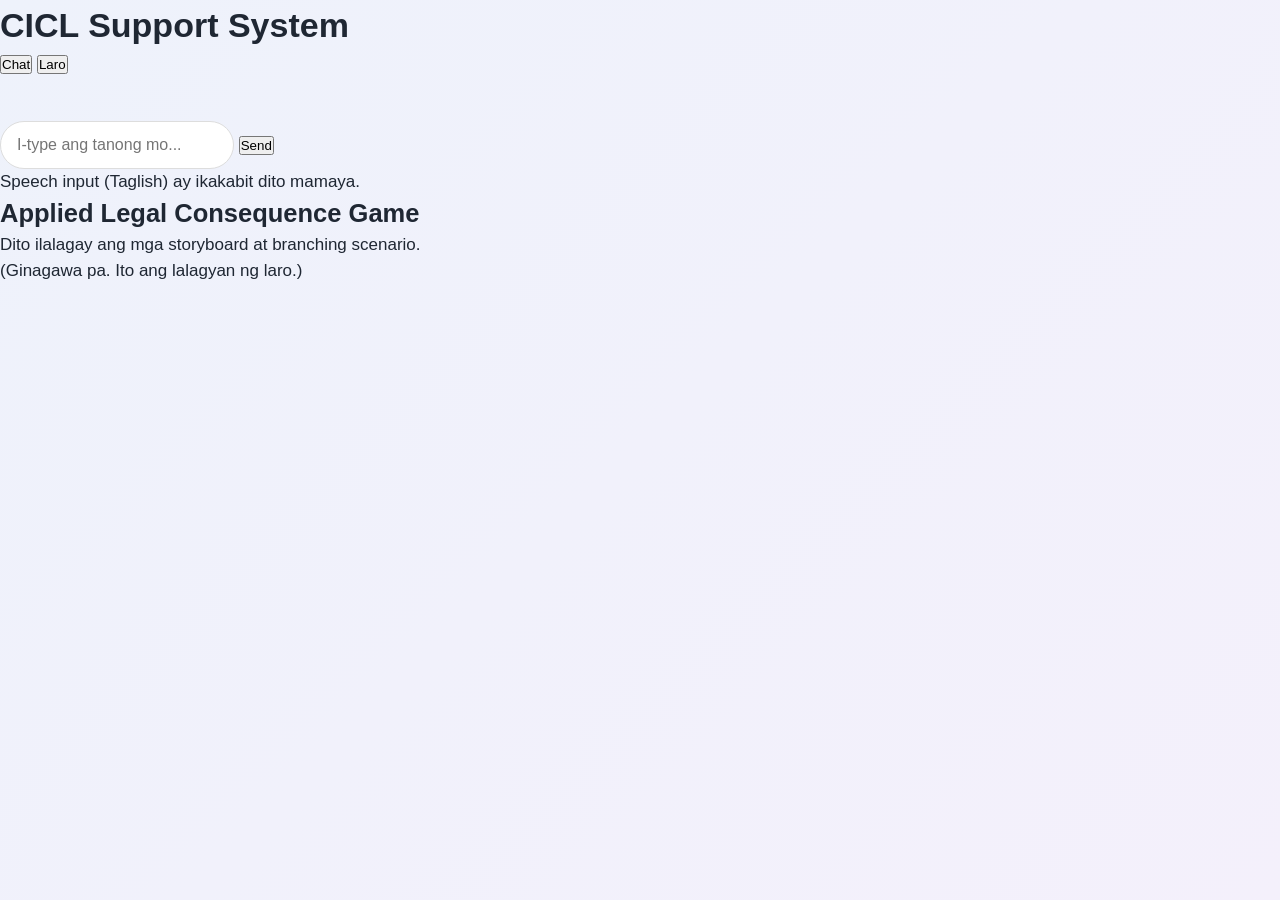
<file: static/index.html>
<!DOCTYPE html>
<html lang="tl">
<head>
  <meta charset="UTF-8">
  <meta name="viewport" content="width=device-width, initial-scale=1.0">
  <title>CICL Chatbot Support System</title>
  <link rel="stylesheet" href="/static/style.css">
</head>
<body>
  <header>
    <h1>CICL Support System</h1>
    <nav>
      <button id="tab-chat" class="tab active" onclick="showView('chat')">Chat</button>
      <button id="tab-game" class="tab" onclick="showView('game')">Laro</button>
    </nav>
  </header>

  <main>
    <!-- CHAT VIEW -->
    <section id="view-chat" class="view">
      <div id="messages" class="messages"></div>
      <div class="input-row">
        <input id="user-input" type="text" placeholder="I-type ang tanong mo..." autocomplete="off">
        <button id="send-btn" onclick="sendMessage()">Send</button>
      </div>
      <p class="note">Speech input (Taglish) ay ikakabit dito mamaya.</p>
    </section>

    <!-- GAME VIEW (placeholder) -->
    <section id="view-game" class="view hidden">
      <div class="game-placeholder">
        <h2>Applied Legal Consequence Game</h2>
        <p>Dito ilalagay ang mga storyboard at branching scenario.</p>
        <p class="note">(Ginagawa pa. Ito ang lalagyan ng laro.)</p>
      </div>
    </section>
  </main>

  <script src="/static/script.js"></script>
</body>
</html>
</file>
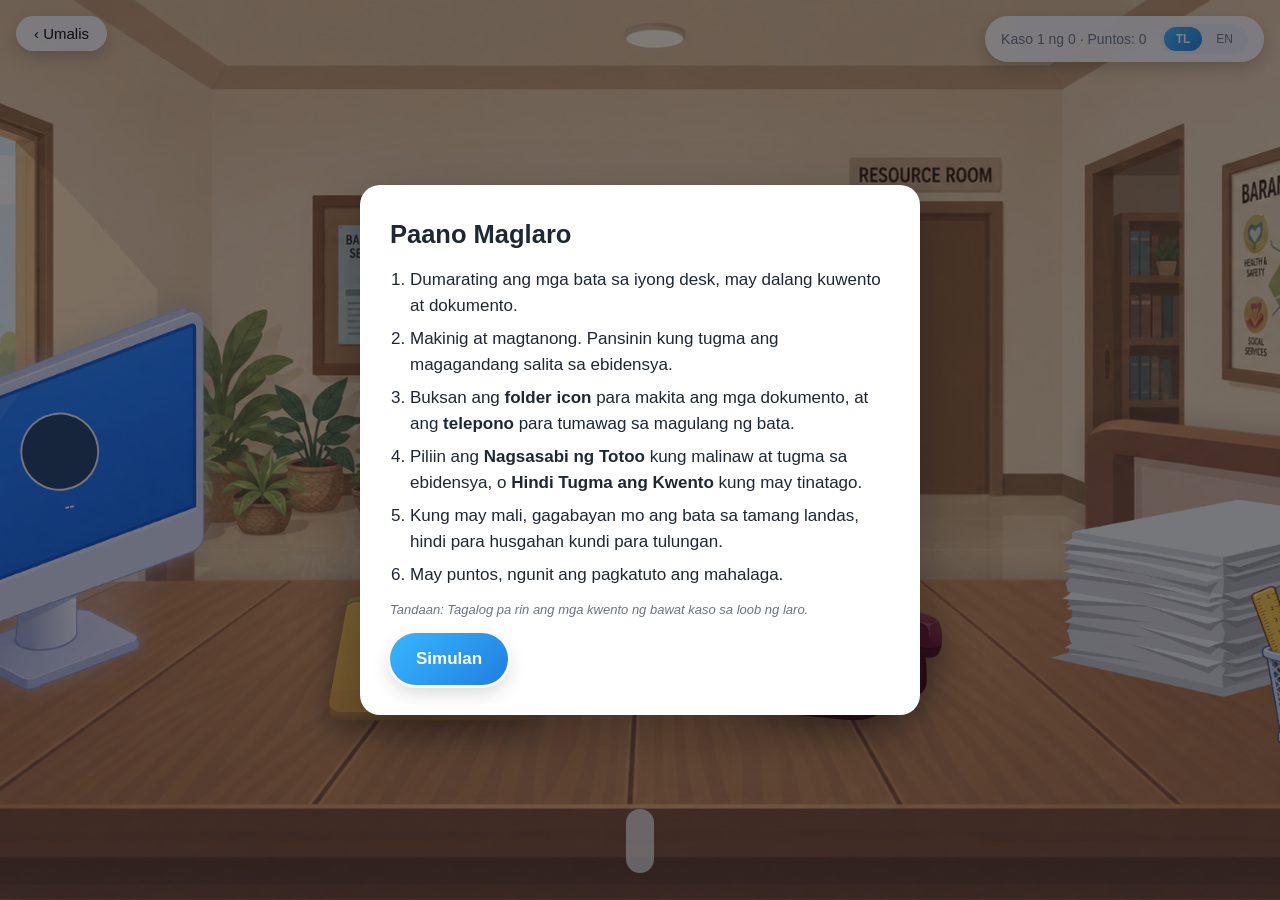
<file: templates/booth.html>
<!DOCTYPE html>
<html lang="tl">
<head>
  <meta charset="UTF-8">
  <meta name="viewport" content="width=device-width, initial-scale=1.0">
  <title>Laro - Kaalaman at Karapatan</title>
  <link rel="icon" type="image/png" href="/static/art/logo.png">
  <link rel="stylesheet" href="/static/style.css?v=16">
</head>
<body class="booth-body booth-body--full">
  <div class="booth booth--full">
    <div class="scene-full">
      <!-- .scene-stage = fixed na 16:9 na "entablado". Pareho ang sukat nito
           at ng mga larawan (bg_barangay_hallway.jpg at fg_wooden_desk.png,
           parehong 16:9), kaya ang lahat ng nakapatong dito (monitor overlay,
           bata, speech bubble, folder, telepono) ay puwedeng ilagay sa
           PERCENT ng entablado -- at laging tugma sa mismong iginuhit na
           larawan, kahit anong laki o hugis ng browser window. Dati kasi,
           naka-sukat sa lapad ng window ang mga larawan pero naka-vw/vh ang
           mga overlay, kaya nagkakahiwalay sila kapag hindi 16:9 ang window
           (kaya "mataas" ang mesa at hindi tugma ang profile sa monitor). -->
      <div class="scene-stage">
        <div class="scene-bg"></div>

        <div id="char-stage" class="char-stage">
          <div id="character" class="character"></div>
        </div>

        <!-- Hindi na larawan ang bubble. Ang dating speech_bubble.png ay
             iisang tuloy-tuloy na guhit (magkadikit ang katawan at ang
             buntot), kaya hindi ito puwedeng i-unat ayon sa haba ng teksto
             nang hindi napipilipit. Dito, CSS box na ang katawan (kaya
             sumusukat ito sa mismong teksto) at SVG naman ang buntot. -->
        <div id="speech-bubble" class="speech-bubble">
          <div class="bubble-box">
            <div id="dialogue" class="bubble-text"></div>
          </div>
          <svg class="bubble-tail" viewBox="0 0 70 58" aria-hidden="true" focusable="false">
            <!-- puting fill muna (tinatakpan nito ang bahagi ng border ng
                 kahon sa itaas, kaya walang guhit na tumatawid sa bibig ng
                 buntot), tapos ang dalawang gilid lang ang may stroke -->
            <path d="M62 2 C58 24, 40 42, 6 54 C26 36, 30 18, 26 2 Z" fill="#fff"/>
            <path d="M62 2 C58 24, 40 42, 6 54 C26 36, 30 18, 26 2"
                  fill="none" stroke="#14110f" stroke-width="5"
                  stroke-linecap="round" stroke-linejoin="round"/>
          </svg>
        </div>

        <!-- Ang monitor, papel, at lapisan ay bahagi na ng fg_wooden_desk.png
             mismo (iisang larawan na lang, hindi na hiwalay na mga PNG).
             Dito lang inilalagay ang profile overlay (larawan/pangalan/edad)
             sa ibabaw ng screen ng monitor na nasa larawan. -->
        <img class="scene-fg" src="/static/art/fg_wooden_desk.png?v=4" alt="">

        <div class="monitor-screen">
          <div class="monitor-avatar" id="monitor-avatar"></div>
          <div class="monitor-info">
            <div class="monitor-name" id="monitor-name">--</div>
            <div class="monitor-age" id="monitor-age"></div>
          </div>
        </div>

        <img class="folder-prop" id="folder-btn" src="/static/art/folder_closed.png" alt="Mga dokumento ng kaso"
          data-tl-title="Mga dokumento ng kaso" data-en-title="Case documents" title="Mga dokumento ng kaso">

        <img class="phone-prop" id="phone-btn" src="/static/art/phone_attached.png" alt="Tumawag sa magulang"
          data-tl-title="Tumawag sa magulang" data-en-title="Call the parent" title="Tumawag sa magulang">
      </div>

      <!-- Naka-angkla sa window (hindi sa entablado) para hindi maputol -->
      <button class="booth-exit booth-exit--float" onclick="location.href='/menu'"><span data-tl="&lsaquo; Umalis" data-en="&lsaquo; Exit">&lsaquo; Umalis</span></button>

      <div class="booth-hud booth-hud--float">
        <div class="booth-meta"><span id="progress">Kaso 0 ng 0</span> &middot; <span id="score">Puntos: 0</span></div>
        <div class="lang-toggle booth-lang">
          <button class="lang" id="lang-tl" type="button" data-lang-btn="tl">TL</button>
          <button class="lang" id="lang-en" type="button" data-lang-btn="en">EN</button>
        </div>
      </div>

      <div class="scene-bottom">
        <div class="booth-actions scene-actions" id="controls"></div>
      </div>
    </div>
  </div>

  <!-- Panel ng mga dokumento ng kaso: bumubukas na folder sa gitna ng screen.
       Ang lahat ng laman (case no, pangalan/edad ng bata, salaysay, ebidensya)
       ay nakapatong ngayon sa IISANG papel -- ang papel na nasa likod, hindi
       ang unan/harap na blangko na papel -- tumutugma sa reference mockup.
       Ang .folder-content ay naka-position sa % ng mismong larawan ng
       bukas na folder (sinukat sa aktwal na drawing ng papel), kaya
       nananatiling "nakapatong sa papel" ang teksto anumang laki ng screen. -->
  <div id="docs-panel" class="folder-overlay hidden">
    <div class="folder-sheet">
      <img class="folder-open-img" src="/static/art/folder_open.png?v=1" alt="">
      <button class="panel-close panel-close--folder" id="docs-close">&times;</button>
      <div class="folder-content">
        <div class="paper-head">
          <div class="paper-caseno" id="case-no">--</div>
          <div class="paper-casetitle" id="case-title">--</div>
        </div>
        <div class="paper-childrow">
          <span id="child-name">--</span> &middot; <span id="child-age"></span> &middot;
          <span data-tl="Bukas na Kaso" data-en="Open Case">Bukas na Kaso</span>
        </div>

        <div class="paper-section-label" data-tl="SALAYSAY" data-en="STATEMENT">SALAYSAY</div>
        <div class="paper-statement" id="statement">Salaysay ng bata...</div>

        <div class="paper-section-label" data-tl="EBIDENSYA" data-en="EVIDENCE">EBIDENSYA</div>
        <div id="evidence-list" class="paper-evidence"></div>

        <div class="paper-law" data-tl="Ayon sa RA 9344: kung 15 taong gulang pababa ang bata, dadaan siya sa intervention. Kung 16-17 taong gulang at alam niyang mali ang ginawa niya (may discernment), dadaan siya sa diversion. Layunin nito ay tulungan ang bata, hindi parusahan." data-en="Under RA 9344: if the child is 15 or younger, they go through intervention. If they are 16-17 and understood that what they did was wrong (discernment), they go through diversion. The goal is to help the child, not to punish them.">Ayon sa RA 9344: kung 15 taong gulang pababa ang bata, dadaan siya sa intervention. Kung 16-17 taong gulang at alam niyang mali ang ginawa niya (may discernment), dadaan siya sa diversion. Layunin nito ay tulungan ang bata, hindi parusahan.</div>
      </div>
    </div>
  </div>

  <!-- Panel ng tawag sa magulang: naka-angat na telepono sa gitna ng screen.
       Nasa loob ng isang "glass" na card (translucent, blurred background)
       ang buong laman, mas malaki na ang larawan ng telepono, at may
       pulsing na "tumatawag" indicator sa itaas para mas buhay. -->
  <div id="call-panel" class="phone-overlay hidden">
    <div class="phone-sheet">
      <button class="panel-close panel-close--phone" id="call-close">&times;</button>
      <div class="phone-card">
        <div class="phone-status">
          <span class="phone-status-dot"></span>
          <span data-tl="Tumatawag" data-en="Calling">Tumatawag</span>
          <span id="call-target" class="phone-status-target"></span>
        </div>
        <div class="phone-img-wrap">
          <img class="phone-detached-img" src="/static/art/phone_detached.png" alt="">
        </div>
        <div id="call-dialogue" class="phone-subtitle">Tumatawag...</div>
        <div id="call-controls" class="phone-controls"></div>
      </div>
    </div>
  </div>

  <div id="modal" class="overlay">
    <div class="modal-card lang-fade" id="modal-card">
      <h2 data-tl="Paano Maglaro" data-en="How to Play">Paano Maglaro</h2>
      <ol class="instr-list">
        <li data-tl="Dumarating ang mga bata sa iyong desk, may dalang kuwento at dokumento." data-en="Children come to your desk, bringing their story and documents.">Dumarating ang mga bata sa iyong desk, may dalang kuwento at dokumento.</li>
        <li data-tl="Makinig at magtanong. Pansinin kung tugma ang magagandang salita sa ebidensya." data-en="Listen and ask questions. Notice whether their words match the evidence.">Makinig at magtanong. Pansinin kung tugma ang magagandang salita sa ebidensya.</li>
        <li data-tl-html="Buksan ang <b>folder icon</b> para makita ang mga dokumento, at ang <b>telepono</b> para tumawag sa magulang ng bata." data-en-html="Open the <b>folder icon</b> to see the documents, and the <b>phone</b> to call the child's parent.">Buksan ang <b>folder icon</b> para makita ang mga dokumento, at ang <b>telepono</b> para tumawag sa magulang ng bata.</li>
        <li data-tl-html="Piliin ang <b>Nagsasabi ng Totoo</b> kung malinaw at tugma sa ebidensya, o <b>Hindi Tugma ang Kwento</b> kung may tinatago." data-en-html="Choose <b>Nagsasabi ng Totoo</b> (Telling the Truth) if it's clear and matches the evidence, or <b>Hindi Tugma ang Kwento</b> (Story Doesn't Match) if something's being hidden.">Piliin ang <b>Nagsasabi ng Totoo</b> kung malinaw at tugma sa ebidensya, o <b>Hindi Tugma ang Kwento</b> kung may tinatago.</li>
        <li data-tl="Kung may mali, gagabayan mo ang bata sa tamang landas, hindi para husgahan kundi para tulungan." data-en="If a wrong choice is made, you'll guide the child to the right path — not to judge, but to help.">Kung may mali, gagabayan mo ang bata sa tamang landas, hindi para husgahan kundi para tulungan.</li>
        <li data-tl="May puntos, ngunit ang pagkatuto ang mahalaga." data-en="There are points, but learning is what matters most.">May puntos, ngunit ang pagkatuto ang mahalaga.</li>
      </ol>
      <p class="instr-note" data-tl="Tandaan: Tagalog pa rin ang mga kwento ng bawat kaso sa loob ng laro." data-en="Note: the individual case stories inside the game are still shown in Tagalog.">Tandaan: Tagalog pa rin ang mga kwento ng bawat kaso sa loob ng laro.</p>
      <button class="btn btn--blue" id="start-btn" data-tl="Simulan" data-en="Start">Simulan</button>
    </div>
  </div>

  <script>window.CASES = {{ cases_json|safe }};</script>
  <script src="/static/lang.js?v=2"></script>
  <script src="/static/booth.js?v=10"></script>
</body>
</html>
</file>
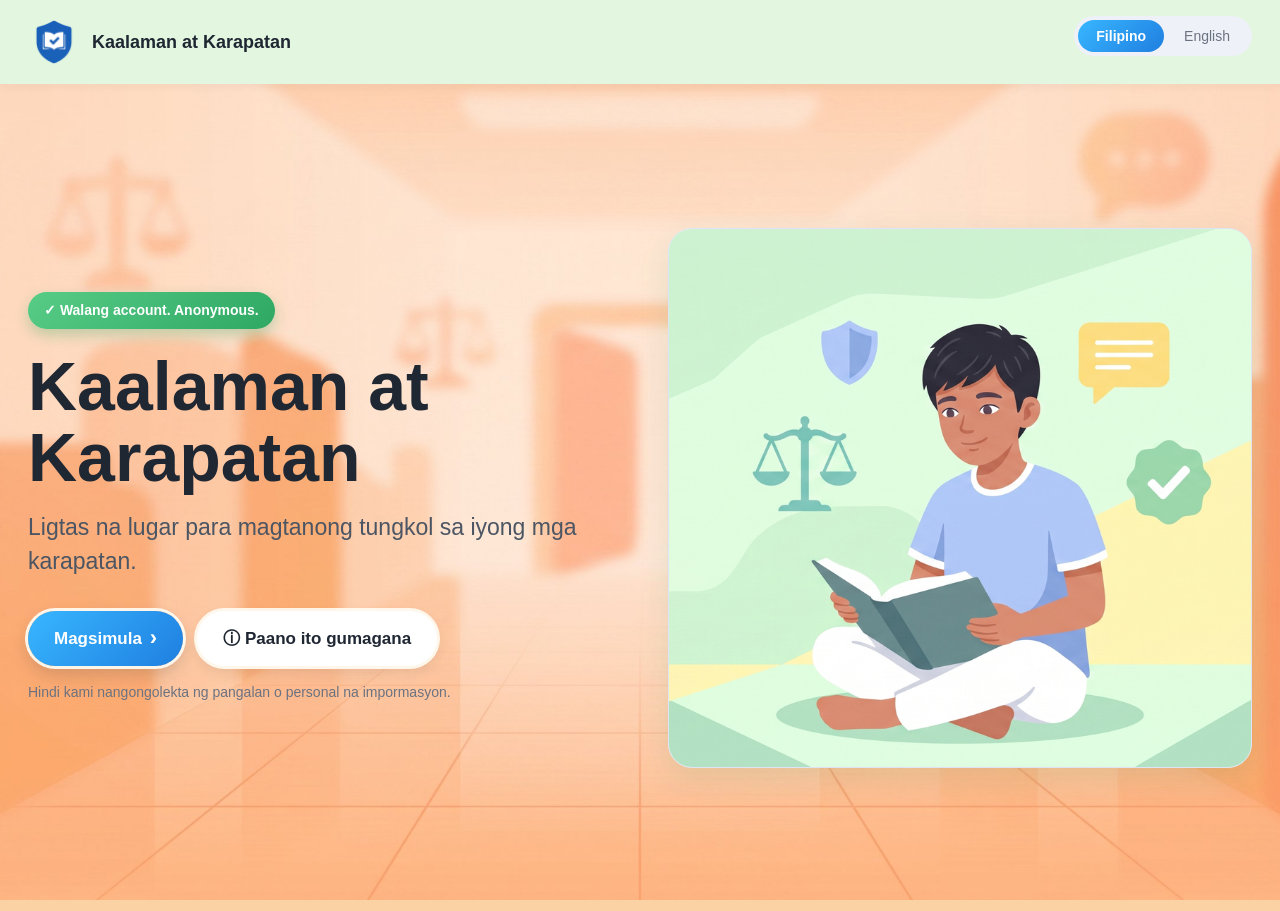
<file: templates/welcome.html>
<!DOCTYPE html>
<html lang="tl">
<head>
  <meta charset="UTF-8">
  <meta name="viewport" content="width=device-width, initial-scale=1.0">
  <title>Kaalaman at Karapatan</title>
  <link rel="icon" type="image/png" href="/static/art/logo.png">
  <link rel="stylesheet" href="/static/style.css?v=5">
</head>
<body class="welcome-bg">
  <header class="topbar">
    <div class="brand">
      <span class="logo logo--img">
        <img src="/static/art/logo.png" alt="Kaalaman at Karapatan logo" width="44" height="44">
      </span>
      <span class="brand-name-inline">Kaalaman at Karapatan</span>
    </div>
    <div class="lang-toggle">
      <button class="lang" id="lang-tl" type="button" data-lang-btn="tl">Filipino</button>
      <button class="lang" id="lang-en" type="button" data-lang-btn="en">English</button>
    </div>
  </header>

  <main class="hero">
    <div class="hero-left lang-fade">
      <div class="badge badge-green" data-tl="✓ Walang account. Anonymous." data-en="✓ No account. Anonymous.">✓ Walang account. Anonymous.</div>
      <h1 class="hero-title" data-tl-html="Kaalaman at<br>Karapatan" data-en-html="Knowledge and<br>Rights">Kaalaman at<br>Karapatan</h1>
      <p class="hero-sub" data-tl="Ligtas na lugar para magtanong tungkol sa iyong mga karapatan." data-en="A safe space to ask questions about your rights.">Ligtas na lugar para magtanong tungkol sa iyong mga karapatan.</p>
      <div class="hero-actions">
        <a href="/menu" class="btn btn--blue" id="start-link"><span data-tl="Magsimula" data-en="Get Started">Magsimula</span> <span class="arrow">&rsaquo;</span></a>
        <button type="button" class="btn btn--ghost" id="how-btn"><span data-tl="&#9432; Paano ito gumagana" data-en="&#9432; How this works">&#9432; Paano ito gumagana</span></button>
      </div>
      <p class="fineprint" data-tl="Hindi kami nangongolekta ng pangalan o personal na impormasyon." data-en="We do not collect your name or any personal information.">Hindi kami nangongolekta ng pangalan o personal na impormasyon.</p>
    </div>
    <div class="hero-right">
      <div class="illus-box">
        <img class="illus-img" src="/static/art/hero_welcome.png" alt="Kabataan na nag-aaral tungkol sa kanyang mga karapatan">
      </div>
    </div>
  </main>

  <div id="how-modal" class="overlay hidden">
    <div class="modal-card lang-fade">
      <h2 data-tl="Paano Ito Gumagana" data-en="How This Works">Paano Ito Gumagana</h2>
      <ol class="instr-list">
        <li data-tl-html="Walang kailangang account o pangalan &mdash; ligtas at anonymous ka rito." data-en-html="No account or name needed &mdash; you're safe and anonymous here.">Walang kailangang account o pangalan &mdash; ligtas at anonymous ka rito.</li>
        <li data-tl-html="<b>Kaalaman (Chat):</b> Magtanong ka tungkol sa iyong mga karapatan, sa RA 9344, o sa proseso kapag may kaso ang isang bata. May instant na sagot sa Taglish." data-en-html="<b>Kaalaman (Chat):</b> Ask about your rights, RA 9344, or what happens when a child has a case. Get instant answers in Taglish.">
          <b>Kaalaman (Chat):</b> Magtanong ka tungkol sa iyong mga karapatan, sa RA 9344, o sa proseso kapag may kaso ang isang bata. May instant na sagot sa Taglish.
        </li>
        <li data-tl-html="<b>Ang Tulungan (Laro):</b> Maglaro bilang isang case worker &mdash; makinig sa kwento ng bata, suriin ang ebidensya sa folder, at tumawag sa magulang kung kailangan, para matulungan ang bata sa tamang paraan." data-en-html="<b>Ang Tulungan (Game):</b> Play as a case worker &mdash; listen to a child's story, check the evidence in the folder, and call the parent if needed, to help the child the right way.">
          <b>Ang Tulungan (Laro):</b> Maglaro bilang isang case worker &mdash; makinig sa kwento ng bata, suriin ang ebidensya sa folder, at tumawag sa magulang kung kailangan, para matulungan ang bata sa tamang paraan.
        </li>
        <li data-tl-html="Ang layunin: matuto ka tungkol sa iyong mga karapatan at sa paraan kung paano dapat tinutulungan ang mga bata &mdash; hindi pinaparusahan &mdash; sa ilalim ng batas." data-en-html="The goal: learn about your rights and how children should be helped &mdash; not punished &mdash; under the law.">
          Ang layunin: matuto ka tungkol sa iyong mga karapatan at sa paraan kung paano dapat tinutulungan ang mga bata &mdash; hindi pinaparusahan &mdash; sa ilalim ng batas.
        </li>
      </ol>
      <button class="btn btn--blue" id="how-close-btn" data-tl="Sige, gets ko na" data-en="Got it, thanks">Sige, gets ko na</button>
    </div>
  </div>

  <script src="/static/lang.js?v=2"></script>
  <script>
    (function () {
      var modal = document.getElementById("how-modal");
      var openBtn = document.getElementById("how-btn");
      var closeBtn = document.getElementById("how-close-btn");
      openBtn.addEventListener("click", function () { modal.classList.remove("hidden"); });
      closeBtn.addEventListener("click", function () { modal.classList.add("hidden"); });
      modal.addEventListener("click", function (e) {
        if (e.target === modal) modal.classList.add("hidden");
      });

      // Maayos na pag-alis papunta sa /menu: mag-fade-out muna ang buong
      // pahina bago tuluyang lumipat, sa halip na biglaang paglipat.
      var startLink = document.getElementById("start-link");
      var PAGE_OUT_MS = 320;
      startLink.addEventListener("click", function (e) {
        e.preventDefault();
        var href = startLink.getAttribute("href");
        document.body.classList.add("page-out");
        setTimeout(function () { window.location.href = href; }, PAGE_OUT_MS);
      });
    })();
  </script>
</body>
</html>
</file>
<file: static/style.css>
* { box-sizing: border-box; margin: 0; padding: 0; }
:root {
  --blue-1:#38b6ff; --blue-2:#1f7fe0;
  --purple-1:#b06ef7; --purple-2:#7a3ff0;
  --orange-1:#ffa64d; --orange-2:#f2651a;
  --green-1:#57cc86; --green-2:#2ea864;
  --ink:#1f2733; --muted:#6b7280;
  --card:#ffffff; --line:#e7e9f0;
  --cream: rgba(255,250,240,.95);
  --radius:20px; --shadow:0 12px 30px rgba(31,39,51,.10);
}
body { font-family:"Segoe UI",Arial,Helvetica,sans-serif; font-size:17px; color:var(--ink); line-height:1.5;
  background:linear-gradient(135deg,#eef2fb 0%,#f4f0fb 100%); min-height:100vh;
  opacity:1; animation:page-in .38s ease both; }
.page-out{opacity:0 !important; transform:scale(.98); transition:opacity .32s ease,transform .32s ease;}
@keyframes page-in{from{opacity:0; transform:translateY(8px);} to{opacity:1; transform:translateY(0);}}

.btn { display:inline-flex; align-items:center; justify-content:center; gap:8px; min-height:52px; padding:0 26px;
  border-radius:999px; font-size:17px; font-weight:600; text-decoration:none; cursor:pointer; border:none; color:#fff;
  transition:transform .05s ease,filter .15s ease; box-shadow:0 0 0 3px var(--cream),0 8px 18px rgba(31,39,51,.18); }
.btn:hover { filter:brightness(1.05); } .btn:active { transform:translateY(1px); }
.btn--blue{background:linear-gradient(135deg,var(--blue-1),var(--blue-2));}
.btn--purple{background:linear-gradient(135deg,var(--purple-1),var(--purple-2));}
.btn--orange{background:linear-gradient(135deg,var(--orange-1),var(--orange-2));}
.btn--green{background:linear-gradient(135deg,var(--green-1),var(--green-2));}
.btn--ghost{background:#fff;color:var(--ink);box-shadow:0 0 0 3px var(--cream),0 6px 14px rgba(31,39,51,.10);}
.arrow{font-size:22px;line-height:1;}

.badge{display:inline-flex;align-items:center;gap:6px;padding:8px 16px;border-radius:999px;font-size:14px;font-weight:600;width:fit-content;align-self:flex-start;}
.badge-green{background:linear-gradient(135deg,var(--green-1),var(--green-2));color:#fff;box-shadow:0 6px 14px rgba(46,168,100,.3);}

.ribbon{display:inline-block;padding:6px 22px 6px 14px;color:#fff;font-size:13px;font-weight:700;letter-spacing:.5px;
  clip-path:polygon(0 0,100% 0,88% 50%,100% 100%,0 100%);border-radius:6px 0 0 6px;margin-bottom:14px;}
.ribbon-blue{background:linear-gradient(135deg,var(--blue-1),var(--blue-2));}

.welcome-bg{background-color:#fbd2a4;background-image:url('/static/art/bg_welcome_blur.jpg');
  background-size:cover;background-position:center;background-repeat:no-repeat;background-attachment:fixed;}
.topbar{display:flex;align-items:center;justify-content:space-between;background:#e3f7e0;padding:16px 28px;box-shadow:0 2px 10px rgba(31,39,51,.05);}
.brand{display:flex;align-items:center;gap:12px;}
.logo{width:40px;height:40px;border-radius:12px;display:flex;align-items:center;justify-content:center;
  background:linear-gradient(135deg,var(--blue-1),var(--blue-2));box-shadow:0 4px 10px rgba(31,127,224,.35);}
.logo--img{background:none;box-shadow:none;width:52px;height:52px;}
.logo--img img{width:44px;height:44px;object-fit:contain;}
.brand-name{font-weight:700;font-size:15px;line-height:1.2;}
.brand-name-inline{font-weight:700;font-size:18px;}
.lang-toggle{display:flex;background:#eef1f7;border-radius:999px;padding:4px;gap:2px;width:fit-content;align-self:flex-start;}
.lang{border:none;background:transparent;padding:8px 18px;border-radius:999px;font-size:14px;cursor:pointer;color:var(--muted);
  transition:background .2s ease,color .2s ease;}
.lang.on{background:linear-gradient(135deg,var(--blue-1),var(--blue-2));color:#fff;font-weight:600;}

.lang-fade{transition:opacity .18s ease;}
.lang-fade.fading{opacity:0;}

.hero{display:grid;grid-template-columns:1fr 1fr;gap:56px;max-width:1300px;margin:0 auto;padding:40px 28px;
  min-height:calc(100vh - 73px);align-items:center;}
.hero-title{font-size:68px;font-weight:800;line-height:1.05;margin:22px 0 16px;}
.hero-sub{font-size:23px;color:#4b5563;margin-bottom:32px;}
.hero-actions{display:flex;gap:14px;flex-wrap:wrap;}
.hero-actions .btn{font-size:17px;padding:15px 26px;}
.fineprint{font-size:14px;color:var(--muted);margin-top:16px;}
.illus-box{position:relative;height:min(560px,60vh);border-radius:24px;overflow:hidden;border:1px solid #dfe4f5;
  background:#eafbea;display:flex;align-items:center;justify-content:center;box-shadow:0 10px 30px rgba(46,168,100,.12);}
.illus-img{width:100%;height:100%;object-fit:cover;}
.illus-tag{font-family:monospace;font-size:12px;letter-spacing:1px;color:#5b6474;margin-top:8px;}
.illus-note{font-family:monospace;font-size:12px;color:#7a8090;text-align:center;max-width:70%;margin-top:6px;}

.app-shell{display:flex;min-height:100vh;}
.rail{width:250px;background:#e3f7e0;border-right:1px solid var(--line);padding:22px 16px;display:flex;flex-direction:column;}
.rail .brand{margin-bottom:26px;}
.nav{display:flex;flex-direction:column;gap:6px;flex:1;}
.nav-item{display:flex;align-items:center;gap:12px;padding:13px 16px;border-radius:12px;text-decoration:none;color:var(--ink);font-weight:600;font-size:16px;
  border:none;background:none;font-family:inherit;cursor:pointer;text-align:left;width:100%;}
.nav-item:hover{background:#f3f5fa;}
.nav-item.active.home{background:linear-gradient(135deg,var(--blue-1),var(--blue-2));color:#fff;box-shadow:0 0 0 3px var(--cream),0 8px 16px rgba(31,127,224,.28);}
.nav-item.active.chat{background:linear-gradient(135deg,var(--purple-1),var(--purple-2));color:#fff;box-shadow:0 0 0 3px var(--cream),0 8px 16px rgba(122,63,240,.28);}
.nav-item.active.game{background:linear-gradient(135deg,var(--orange-1),var(--orange-2));color:#fff;box-shadow:0 0 0 3px var(--cream),0 8px 16px rgba(242,101,26,.28);}
.rail-footer{margin-top:auto;display:flex;flex-direction:column;gap:8px;}
.muted-item{color:var(--muted);font-weight:500;font-size:15px;}

.content{flex:1;padding:36px 44px;max-width:1240px;}
.page-title{font-size:36px;font-weight:800;margin-bottom:8px;}
.page-sub{font-size:18px;color:var(--muted);margin-bottom:32px;}

.card-grid{display:grid;grid-template-columns:1fr 1fr;gap:28px;}
.card{background:var(--card);border-radius:var(--radius);padding:38px;box-shadow:var(--shadow);display:flex;flex-direction:column;}
.card-icon{width:68px;height:68px;border-radius:18px;display:flex;align-items:center;justify-content:center;margin-bottom:20px;}
.card-icon svg{width:30px;height:30px;}
.icon-purple{background:linear-gradient(135deg,var(--purple-1),var(--purple-2));box-shadow:0 6px 14px rgba(122,63,240,.3);}
.icon-orange{background:linear-gradient(135deg,var(--orange-1),var(--orange-2));box-shadow:0 6px 14px rgba(242,101,26,.3);}
.card-title{font-size:26px;font-weight:700;margin-bottom:10px;}
.card-text{color:var(--muted);margin-bottom:26px;font-size:16px;line-height:1.6;flex:1;}
.card-btn{width:100%;margin-top:auto;font-size:17px;min-height:56px;}
.infobar{margin-top:24px;background:#fff;border-radius:14px;padding:16px 20px;color:#4b5563;font-size:15px;box-shadow:0 6px 16px rgba(31,39,51,.06);}
.soon-box{background:#fff;border-radius:var(--radius);padding:40px;box-shadow:var(--shadow);text-align:center;}
.soon-box p{margin-bottom:12px;} .soon-box .btn{margin-top:14px;}

/* ---------- Chat screen ---------- */
.chat-header{display:flex;align-items:center;gap:14px;margin-bottom:18px;}
.pilot-toggle{margin-left:auto;background:#fff;border:1px solid var(--line);border-radius:999px;padding:8px 16px;
  font-size:13px;font-weight:600;color:var(--muted);cursor:pointer;box-shadow:0 4px 10px rgba(31,39,51,.05);white-space:nowrap;}
.pilot-toggle.on{background:linear-gradient(135deg,var(--orange-1),var(--orange-2));color:#fff;border-color:transparent;}

.modal-overlay{position:fixed;inset:0;background:rgba(20,16,32,.55);display:flex;align-items:center;justify-content:center;
  padding:20px;z-index:100;}
/* Ang [hidden] attribute selector ay MAY PAREHONG specificity gaya ng
   isang class selector -- kaya kung basta ".modal-overlay{display:flex}"
   lang ang tanging rule, dinadaig nito ang default browser [hidden]{display:
   none} (dahil author stylesheet, hindi UA default). Resulta: kahit
   itakda ng JS ang element.hidden = true, VISIBLE PA RIN ito. Ito ang
   naging dahilan kung bakit hindi nagsasara ang consent modal kahit
   tama ang JS logic (nagbago na nga ang "Pilot Mode: ON" badge, ibig
   sabihin tumakbo ang click handler -- CSS lang talaga ang sira). Ang
   sumusunod na rule ay may MAS MATAAS na specificity (class + attribute)
   kaysa sa ".modal-overlay" lang, kaya laging mananaig ito anuman ang
   pagkakasunod-sunod sa file. */
.modal-overlay[hidden]{display:none;}
.modal-box{background:#fff;border-radius:var(--radius);box-shadow:var(--shadow);padding:26px;max-width:480px;width:100%;
  max-height:88vh;overflow-y:auto;}
.modal-title{font-size:19px;font-weight:800;margin-bottom:12px;}
.modal-body{font-size:14.5px;line-height:1.55;color:var(--ink);}
.modal-check{display:flex;align-items:flex-start;gap:10px;margin-top:18px;font-size:13.5px;color:var(--ink);cursor:pointer;}
.modal-check input{margin-top:3px;flex:0 0 auto;width:16px;height:16px;}
.modal-actions{display:flex;justify-content:flex-end;gap:10px;margin-top:20px;flex-wrap:wrap;}
.modal-actions .btn{min-height:44px;padding:0 20px;font-size:14px;}
.modal-actions .btn:disabled{opacity:.5;cursor:not-allowed;}
.back-btn{width:44px;height:44px;border-radius:12px;background:#eef1f7;display:flex;align-items:center;justify-content:center;
  text-decoration:none;color:var(--ink);font-size:20px;}
.chat-title{font-size:22px;font-weight:800;}
.chat-status{font-size:13px;color:var(--muted);display:flex;align-items:center;gap:6px;}
.dot{width:9px;height:9px;border-radius:50%;background:var(--green-2);display:inline-block;}

.chat-body{display:flex;gap:20px;height:calc(100vh - 190px);}
.chat-main{flex:1;display:flex;flex-direction:column;background:#fff;border-radius:var(--radius);box-shadow:var(--shadow);overflow:hidden;}
.messages{flex:1;overflow-y:auto;padding:22px;display:flex;flex-direction:column;gap:14px;}
.msg{max-width:78%;animation:msg-in .32s cubic-bezier(.2,.7,.3,1) both;}
@keyframes msg-in{from{opacity:0;transform:translateY(10px) scale(.98);}to{opacity:1;transform:translateY(0) scale(1);}}
.msg.system{align-self:center;background:#f0ebfb;color:#6b4bb0;font-size:14px;padding:8px 16px;border-radius:12px;text-align:center;max-width:90%;}
.msg.bot{align-self:flex-start;display:flex;gap:10px;align-items:flex-start;}
.msg.bot .bot-content{display:flex;flex-direction:column;min-width:0;flex:1;}
.msg.bot .bubble{background:#eef0f5;color:var(--ink);padding:12px 16px;border-radius:14px;border-bottom-left-radius:4px;}
.msg.bot .bubble .disclaimer{display:inline-block;font-size:11px;font-style:italic;color:#9096a3;margin-top:2px;}
.msg-citations{font-size:11px;font-style:italic;color:#9a9fac;text-align:right;margin-top:4px;padding:0 6px;}
.msg-citations:empty{display:none;}
.msg.user{align-self:flex-end;background:linear-gradient(135deg,var(--blue-1),var(--blue-2));color:#fff;padding:12px 16px;border-radius:14px;border-bottom-right-radius:4px;}
.avatar{width:30px;height:30px;border-radius:9px;flex:0 0 auto;display:flex;align-items:center;justify-content:center;
  background:linear-gradient(135deg,var(--purple-1),var(--purple-2));}

.msg.typing .bubble{display:flex;align-items:center;gap:5px;padding:14px 18px;}
.typing-dot{width:7px;height:7px;border-radius:50%;background:#b3b8c4;animation:typing-bounce 1.1s infinite ease-in-out both;}
.typing-dot:nth-child(2){animation-delay:.15s;}
.typing-dot:nth-child(3){animation-delay:.3s;}
@keyframes typing-bounce{0%,60%,100%{transform:translateY(0);opacity:.5;}30%{transform:translateY(-5px);opacity:1;}}

.chat-input{display:flex;gap:10px;align-items:center;padding:14px;border-top:1px solid var(--line);background:#fafafe;}
#user-input{flex:1;padding:14px 16px;border:1px solid #ddd;border-radius:999px;font-size:16px;}
#user-input.transcribing{border-color:var(--orange-1);background:linear-gradient(90deg,#fff,#fff5eb,#fff);
  background-size:200% 100%;animation:transcribing-shimmer 1.3s linear infinite;}
#user-input.transcribing::placeholder{color:var(--orange-2);font-style:italic;}
@keyframes transcribing-shimmer{0%{background-position:200% 0;}100%{background-position:-200% 0;}}
.mic-btn{width:52px;height:52px;border-radius:50%;border:none;cursor:pointer;font-size:20px;color:#fff;
  background:linear-gradient(135deg,var(--orange-1),var(--orange-2));box-shadow:0 0 0 3px var(--cream),0 6px 14px rgba(242,101,26,.3);}
.mic-btn.recording{background:linear-gradient(135deg,#e0537d,#c73b63);animation:mic-pulse 1.1s infinite ease-in-out;}
@keyframes mic-pulse{0%,100%{box-shadow:0 0 0 3px var(--cream),0 6px 14px rgba(199,59,99,.35);}50%{box-shadow:0 0 0 7px var(--cream),0 6px 18px rgba(199,59,99,.5);}}
#user-input:disabled,.send-btn:disabled,.quick-q:disabled{opacity:.55;cursor:not-allowed;}
.mic-btn:disabled:not(.recording){opacity:.55;cursor:not-allowed;}
.send-btn{min-height:52px;}

.chat-side{width:290px;flex:0 0 auto;display:flex;flex-direction:column;gap:8px;overflow-y:auto;padding-right:2px;}
.side-label{font-family:monospace;font-size:12px;letter-spacing:1px;color:var(--muted);margin-bottom:4px;}
.quick-q{text-align:left;background:#fff;border:1px solid var(--line);border-radius:12px;padding:12px 14px;font-size:14px;line-height:1.35;
  color:var(--purple-2);cursor:pointer;box-shadow:0 4px 10px rgba(31,39,51,.05);flex:0 0 auto;}
.quick-q:hover{background:#faf7ff;}
.paalala{background:#fdf6e3;border:1px solid #f0e2b6;border-radius:14px;padding:16px;font-size:14px;color:#7a6320;margin-top:8px;}
.paalala-title{font-weight:700;margin-bottom:6px;}

@media (max-width:900px){
  .app-shell{flex-direction:column;}
  .rail{width:100%;flex-direction:row;align-items:center;overflow-x:auto;}
  .rail .brand{margin:0 16px 0 0;} .nav{flex-direction:row;} .rail-footer{flex-direction:row;margin:0 0 0 auto;}
  .hero{grid-template-columns:1fr;} .card-grid{grid-template-columns:1fr;} .hero-title{font-size:40px;}
  .chat-body{flex-direction:column;height:auto;} .chat-side{width:100%;} .messages{height:50vh;}
}


/* ---------- Game menu / story list ---------- */
.menu-top{display:flex;justify-content:space-between;align-items:center;flex-wrap:wrap;gap:10px;}
.note-badge{background:#fdf6e3;border:1px solid #f0e2b6;color:#7a6320;padding:8px 16px;border-radius:999px;font-size:14px;}
.ribbon-orange{background:linear-gradient(135deg,var(--orange-1),var(--orange-2));}
.story-grid{display:grid;grid-template-columns:1fr 1fr;gap:16px;}
.story-card{display:flex;align-items:center;gap:14px;background:#fff;border-radius:16px;padding:16px 18px;box-shadow:var(--shadow);}
.story-icon{width:48px;height:48px;border-radius:12px;flex:0 0 auto;display:flex;align-items:center;justify-content:center;}
.icon-blue{background:linear-gradient(135deg,var(--blue-1),var(--blue-2));}
.icon-green{background:linear-gradient(135deg,var(--green-1),var(--green-2));}
.icon-pink{background:linear-gradient(135deg,#f78fb3,#e0537d);}
.story-info{flex:1;min-width:0;}
.story-title{font-weight:700;font-size:17px;}
.story-desc{color:var(--muted);font-size:14px;}
.story-btn{min-height:42px;padding:0 20px;font-size:15px;}
.story-arrow{color:#c2c6d0;font-size:24px;padding:0 10px;}
@media (max-width:900px){ .story-grid{grid-template-columns:1fr;} }


/* ---------- Scenario (Screen 5) ---------- */
.scenario-grid{display:grid;grid-template-columns:1fr 1fr;gap:22px;align-items:start;}
.panel-box{}
.panel-tag{display:inline-block;background:#fff;border:1px solid var(--line);border-radius:8px;padding:4px 12px;font-size:12px;font-weight:700;color:var(--muted);margin-bottom:10px;}
.panel-illus{height:230px;border-radius:18px;border:1px solid #e6dccb;background:linear-gradient(135deg,#fde7d6,#f7ddf0);
  display:flex;flex-direction:column;align-items:center;justify-content:center;gap:8px;}
.panel-illus .illus-tag{font-family:monospace;font-size:12px;letter-spacing:1px;color:#7a6a55;}
.panel-illus .illus-note{font-family:monospace;font-size:12px;color:#8a7a68;text-align:center;max-width:80%;}
.scene-text{margin-top:16px;font-size:17px;line-height:1.6;}
.choice-box{}
.choice-title{font-size:24px;font-weight:800;margin-bottom:16px;}
.choice{display:flex;align-items:center;gap:14px;background:#fff;border:1px solid var(--line);border-radius:14px;padding:16px 18px;
  margin-bottom:12px;text-decoration:none;color:var(--ink);font-size:16px;box-shadow:0 4px 10px rgba(31,39,51,.05);transition:border-color .15s ease;}
.choice:hover{border-color:var(--blue-2);background:#f7fbff;}
.choice-letter{width:34px;height:34px;flex:0 0 auto;border-radius:9px;background:#eef1f7;display:flex;align-items:center;justify-content:center;font-weight:700;color:var(--blue-2);}
.choice-note{font-size:13px;color:var(--muted);margin-top:6px;}

/* ---------- Consequence (Screen 6) ---------- */
.result-badge{display:inline-block;background:linear-gradient(135deg,var(--green-1),var(--green-2));color:#fff;font-weight:700;font-size:13px;
  padding:7px 16px;border-radius:999px;margin-bottom:14px;box-shadow:0 6px 14px rgba(46,168,100,.28);}
.result-box{background:#fff;border-radius:var(--radius);padding:26px;box-shadow:var(--shadow);}
.result-text{font-size:17px;line-height:1.7;}
.tandaan-box{background:#fdf6e3;border:1px solid #f0e2b6;border-radius:14px;padding:18px 20px;margin-top:18px;color:#7a6320;}
.tandaan-title{font-weight:700;margin-bottom:6px;}

/* "Salita laban sa Ginawa" -- reveal card sa resulta() na ipinapakita ang
   eksaktong sugarcoated na parirala ng bata (may guhit sa ibabaw, parang
   "iyan ang sabi niya pero hindi iyan ang totoo") kontra sa payak na
   totoo, sa orange accent na tumutugma sa "Hindi Tugma ang Kwento" na
   desisyon-button (parehong "may hindi tugma" na tema). */
.sugarcoat-box{
  background:linear-gradient(180deg,#fff7ee,#fff);
  border:1px solid #ffd9ad; border-radius:14px; padding:16px 18px; margin-bottom:14px;
}
.sugarcoat-title{font-weight:800; font-size:13px; letter-spacing:.5px; color:var(--orange-2); margin-bottom:10px;}
.sugarcoat-line{font-size:15px; line-height:1.5; margin-bottom:4px;}
.sugarcoat-line:last-child{margin-bottom:0;}
.sugarcoat-tag{font-weight:700; margin-right:4px;}
.sugarcoat-said{color:#a39c8f;}
.sugarcoat-said .sugarcoat-tag{color:#8a8478;}
.sugarcoat-said{text-decoration:line-through; text-decoration-color:#d7b98f; text-decoration-thickness:1.5px;}
.sugarcoat-said .sugarcoat-tag{text-decoration:none;}
.sugarcoat-truth{color:var(--ink); font-weight:600;}
.sugarcoat-truth .sugarcoat-tag{color:var(--orange-2);}
.result-actions{display:flex;gap:14px;margin-top:22px;flex-wrap:wrap;}
@media (max-width:900px){ .scenario-grid{grid-template-columns:1fr;} }


/* ---------- Desk scene ---------- */
.scene-layout{display:flex;gap:20px;align-items:flex-start;}
.scene-main{flex:1;min-width:0;}
.desk{height:280px;border-radius:20px;position:relative;overflow:hidden;
  background:linear-gradient(180deg,#eaf0fb 0%,#dfe6f6 70%,#c9b79a 70%,#b8a486 100%);
  display:flex;align-items:flex-end;justify-content:center;}
.character{margin-bottom:34px;animation:bob 3.2s ease-in-out infinite;transform-origin:center bottom;}
@keyframes bob{0%,100%{transform:translateY(0);}50%{transform:translateY(-5px);}}
.character.shake{animation:shake .5s ease-in-out infinite;}
@keyframes shake{0%,100%{transform:translateX(0);}25%{transform:translateX(-2px);}75%{transform:translateX(2px);}}
.dialogue-box{background:#fff;border-radius:16px;padding:20px 22px;margin-top:16px;min-height:76px;
  font-size:17px;line-height:1.6;box-shadow:var(--shadow);}
.controls{margin-top:16px;display:flex;flex-wrap:wrap;gap:10px;}
.q-btn{text-align:left;background:#fff;border:1px solid var(--line);border-radius:12px;padding:12px 16px;
  font-size:15px;color:var(--ink);cursor:pointer;box-shadow:0 4px 10px rgba(31,39,51,.05);}
.q-btn:hover{background:#f7fbff;border-color:var(--blue-2);}
.q-btn.asked{opacity:.55;}
.scene-side{width:280px;flex:0 0 auto;}
.evi-card{background:#fff;border:1px solid var(--line);border-radius:12px;padding:14px 16px;margin-bottom:10px;box-shadow:0 4px 10px rgba(31,39,51,.05);}
.evi-label{font-weight:700;font-size:14px;margin-bottom:4px;}
.evi-text{font-size:14px;color:var(--muted);}
@media (max-width:900px){ .scene-layout{flex-direction:column;} .scene-side{width:100%;} }


/* ---------- Fullscreen booth ---------- */
.booth-body{background:linear-gradient(135deg,#fff1e0,#ffe6ea);min-height:100vh;}
.booth{max-width:1180px;margin:0 auto;padding:16px;animation:boothIn .5s ease;}
@keyframes boothIn{from{opacity:0;transform:scale(.98);}to{opacity:1;transform:none;}}
.booth-exit{border:none;background:#fff;border-radius:999px;padding:9px 18px;cursor:pointer;font-size:15px;box-shadow:0 3px 8px rgba(31,39,51,.12);}
.booth-meta{font-size:14px;color:var(--muted);}
.booth-hud{display:flex;align-items:center;gap:14px;}
.booth-lang{padding:3px;}
.booth-lang .lang{padding:5px 12px;font-size:12px;}

/* Lumulutang na exit button at HUD (progress/puntos + lang toggle) --
   nakapatong nang direkta sa eksena mismo, kagaya ng folder/phone props,
   sa halip na nasa hiwalay na top bar strip. */
.booth-exit--float{
  position:absolute; top:16px; left:16px; z-index:20;
  background:rgba(255,255,255,.9); backdrop-filter:blur(6px);
  box-shadow:0 6px 16px rgba(0,0,0,.2);
}
.booth-hud--float{
  position:absolute; top:16px; right:16px; z-index:20;
  background:rgba(255,255,255,.9); backdrop-filter:blur(6px);
  border-radius:999px; padding:8px 16px;
  box-shadow:0 6px 16px rgba(0,0,0,.2);
}
.instr-note{font-size:13px;color:var(--muted);font-style:italic;margin:-6px 0 16px;}
.booth-main{display:grid;grid-template-columns:230px 1fr 230px;gap:16px;align-items:start;}
.booth-left,.booth-right{display:flex;flex-direction:column;gap:12px;}
.case-card{background:#fff;border-radius:14px;padding:14px;text-align:center;box-shadow:var(--shadow);}
.case-no{font-size:24px;font-weight:800;letter-spacing:1px;color:var(--ink);}
.case-label{font-size:12px;color:var(--muted);letter-spacing:2px;}
.statement-paper,.law-card{background:#fffdf5;border:1px solid #efe6cf;border-radius:12px;padding:14px;font-size:14px;line-height:1.5;box-shadow:0 6px 14px rgba(31,39,51,.08);}
.statement-paper{transform:rotate(-1.2deg);}
.law-card{transform:rotate(1deg);color:#6b5a2a;}
.screen-frame{position:relative;border:10px solid #ffce8a;border-radius:22px;height:300px;overflow:hidden;
  background:#cdba98;
  display:flex;align-items:flex-end;justify-content:center;
  box-shadow:inset 0 4px 16px rgba(0,0,0,.08),0 10px 24px rgba(31,39,51,.12);}
.scene-bg{position:absolute;inset:0;z-index:1;
  background-image:url('/static/art/bg_barangay_hallway.jpg?v=2');
  background-size:cover;background-position:center 32%;}
.scene-fg{position:absolute;left:0;right:0;bottom:-4px;width:100%;height:auto;display:block;z-index:3;pointer-events:none;
  filter:drop-shadow(0 -6px 10px rgba(0,0,0,.15));}
.screen-frame .bolt{position:absolute;z-index:4;width:12px;height:12px;border-radius:50%;background:#e0a768;box-shadow:inset 0 -1px 2px rgba(0,0,0,.35);}
.bolt.tl{top:8px;left:8px;}.bolt.tr{top:8px;right:8px;}.bolt.bl{bottom:8px;left:8px;}.bolt.br{bottom:8px;right:8px;}
.booth-center .character{margin-bottom:26px;}
.booth-center .dialogue-box{margin-top:14px;min-height:70px;}
.phone-btn{width:52px;height:52px;border-radius:50%;border:none;cursor:pointer;color:#fff;font-size:22px;align-self:center;margin-top:6px;
  background:linear-gradient(135deg,var(--green-1),var(--green-2));box-shadow:0 6px 14px rgba(46,168,100,.3);}
.booth-actions{display:flex;flex-wrap:wrap;gap:10px;justify-content:center;margin-top:16px;background:rgba(255,255,255,.7);border-radius:14px;padding:14px;min-height:64px;}

.overlay{position:fixed;inset:0;background:rgba(20,20,30,.55);display:flex;align-items:center;justify-content:center;z-index:50;padding:20px;}
.overlay.hidden{display:none;}
.modal-card{background:#fff;border-radius:20px;padding:30px;max-width:560px;width:100%;box-shadow:0 20px 60px rgba(0,0,0,.3);max-height:88vh;overflow-y:auto;}
.modal-card h2{margin-bottom:14px;}
.modal-card p{margin-bottom:12px;line-height:1.6;}
.instr-list{margin:0 0 18px 20px;} .instr-list li{margin-bottom:8px;line-height:1.5;}
.aral{font-style:italic;color:var(--purple-2);}
@media (max-width:900px){ .booth-main{grid-template-columns:1fr;} }


/* ---------- Character art stage ---------- */
/* .char-stage = pagpasok/paglabas ng bata (translateX)
   .character  = bob / shake animation
   .char-layer = ang mismong PNG o placeholder, may crossfade
   Hiwalay sila para hindi mag-away ang transform ng slide-in at ng animation. */
.char-stage{position:relative;z-index:2;display:flex;align-items:flex-end;justify-content:center;will-change:transform;}
.character{position:relative;width:200px;height:232px;display:flex;align-items:flex-end;justify-content:center;}
.char-layer{position:absolute;bottom:0;left:50%;transform:translateX(-50%);
  opacity:0;transition:opacity .28s ease;pointer-events:none;}
.char-layer.is-on{opacity:1;}
.char-img{height:220px;width:auto;max-width:200px;object-fit:contain;display:block;
  filter:drop-shadow(0 8px 12px rgba(31,39,51,.22));image-rendering:auto;}
.char-ph svg{display:block;}
@media (prefers-reduced-motion:reduce){
  .character,.character.shake{animation:none;}
  .char-layer{transition:none;}
}

/* ---------- Fullscreen scene (booth v2) ---------- */
html, body.booth-body--full { height:100%; }
body.booth-body--full { overflow:hidden; background:#000; }
.booth--full { max-width:none; margin:0; padding:0; animation:none; height:100vh; height:100dvh; }

.scene-full { position:relative; width:100vw; height:100vh; height:100dvh; overflow:hidden; }

/* ---------- Ang 16:9 na entablado (stage) ----------
   Parehong 16:9 ang dalawang larawan ng eksena (bg_barangay_hallway.jpg at
   fg_wooden_desk.png = 1920x1080). Kapag "cover" ang sukat ng entablado at
   naka-gitna ito, lahat ng nasa loob ay puwedeng ilagay sa PERCENT ng
   entablado -- kaya laging tugma ang overlay sa mismong iginuhit na larawan
   kahit hindi 16:9 ang window (hal. 1920x870 kapag may browser tabs/bookmarks).
   max() = kunin kung alin ang mas malaki: ang window mismo, o ang sukat na
   kailangan para mapanatili ang 16:9. Ang labis ay naputol lang ng
   overflow:hidden ng .scene-full (transparent/kisame ang naputol sa itaas,
   gilid ng mesa sa ibaba -- pareho walang mawawalang mahalaga). */
.scene-stage {
  position:absolute; top:50%; left:50%; transform:translate(-50%,-50%);
  width:max(100vw, calc(100vh * 16 / 9));
  height:max(100vh, calc(100vw * 9 / 16));
  width:max(100vw, calc(100dvh * 16 / 9));
  height:max(100dvh, calc(100vw * 9 / 16));
}
.scene-stage .scene-bg {
  position:absolute; inset:0; z-index:1;
  background-image:url('/static/art/bg_barangay_hallway.jpg?v=2');
  background-size:100% 100%; background-position:center;
}
.scene-stage .scene-fg {
  position:absolute; inset:0; width:100%; height:100%; z-index:3; pointer-events:none;
}

/* Ang art ng bata ay "bust" portrait (ulo + balikat lang, hindi buong
   katawan). 80% ng taas ng entablado ang sukat: ang ulo ay nasa itaas na
   ~20%-45% ng entablado (katulad ng reference mockup), at ang natitirang
   ibaba ay natatabunan na ng mesa (nagsisimula ang mesa sa 64.8%). */
.scene-stage .char-stage {
  position:absolute; left:50%; bottom:6%;
  transform:translateX(-50%) scale(1); transform-origin:center bottom; opacity:1;
  transition:transform 3s cubic-bezier(.16,.85,.22,1), opacity 3s ease;
  z-index:2; height:70%; display:flex; align-items:flex-end; justify-content:center; will-change:transform,opacity;
}
/* Panimulang estado ng "paglalakad papalapit": maliit at malabo, tapos
   lalaki at mag-fade-in nang mabagal (tingnan ang loadCase sa booth.js). */
.scene-stage .char-stage.walk-in { transform:translateX(-50%) scale(.32); opacity:0; }
.scene-stage .char-stage.no-anim { transition:none !important; }
.scene-stage .character { position:relative; height:100%; width:auto; }
.scene-stage .char-img { height:100% !important; width:auto !important; max-width:none !important; }
.scene-stage .char-ph svg { height:80%; width:auto; }

/* ---------- Monitor: profile ng bata (larawan, pangalan, edad) ---------- */
/* Bahagi na ng fg_wooden_desk.png mismo ang mesa/monitor/papel/lapisan
   (iisang larawan na lang) -- dito lang inilalagay ang overlay (larawan,
   pangalan, edad) sa ibabaw ng asul na screen ng monitor na nasa larawan.
   Ang mga numero dito ay SINUKAT mismo sa larawan (hindi hula): nasa
   x 5.5%-22.2%, y 35.9%-67.3% ang screen, gitna sa (13.9%, 51.6%), at
   nakahilig ito ng -20.4deg (mas mataas ang kanang gilid). */
.monitor-screen {
  position:absolute; z-index:4; left:13.9%; top:51.6%; width:16.7%; height:19%;
  transform:translate(-50%,-50%) rotate(-10deg);
  display:flex; flex-direction:column; align-items:center; justify-content:center; gap:4%;
  color:#fff; text-align:center; pointer-events:none;
}
/* height (hindi width) ang batayan ng bilog para siguradong kasya pa ang
   pangalan/edad sa ilalim nito sa loob ng screen. */
.monitor-avatar {
  height:46%; aspect-ratio:1/1; border-radius:50%; overflow:hidden;
  background-color:#1b3a63; background-size:220% auto; background-position:top center; background-repeat:no-repeat;
  border:2px solid rgba(255,255,255,.9);
}
.monitor-info { line-height:1.25; max-width:100%; }
.monitor-name { font-weight:800; font-size:clamp(11px,1.15vw,22px); }
.monitor-age { font-size:clamp(9px,0.9vw,17px); opacity:.92; }

/* ---------- Speech bubble: dito napupunta ang dialogue ng bata ---------- */
/* Sumusukat ito sa AKTWAL na haba ng teksto (width:max-content + max-width
   na hangganan), kaya maliit ang bubble kapag maikli ang sinasabi at
   lumalaki lang kung kailangan. Naka-angkla ang IBABA nito (bottom:47%)
   sa halip na ang itaas, kaya nananatili sa iisang lugar ang buntot
   (nakaturo sa bata) habang pataas na lumalaki ang kahon kapag mahaba ang
   teksto. Nakatago ito hangga't walang sinasabi -- tingnan ang
   showBubble() sa booth.js. */
.speech-bubble {
  position:absolute; z-index:5; left:57%; bottom:64%;
  max-width:30%;
  pointer-events:none;
  opacity:0; visibility:hidden;
}
.speech-bubble.is-on {
  opacity:1; visibility:visible;
  animation:bubble-pop .3s cubic-bezier(.34,1.56,.64,1) both;
}
/* Lumulundag palabas mula sa gawing buntot, para parang galing sa bata */
@keyframes bubble-pop {
  from { opacity:0; transform:translateY(10px) scale(.86); }
  to   { opacity:1; transform:none; }
}
.speech-bubble.is-on { transform-origin:12% 100%; }
@media (prefers-reduced-motion:reduce) {
  .speech-bubble.is-on { animation:none; }
}

.bubble-box {
  background:#fff; border:0.30vw solid #14110f; border-radius:2.1vw;
  padding:1.15vw 1.5vw;
  width:max-content; max-width:100%;
  box-shadow:0 0.5vw 1.2vw rgba(0,0,0,.16);
}
.bubble-text {
  text-align:center; text-wrap:balance; color:#2b2b2b; font-weight:600;
  font-size:clamp(13px,1.25vw,24px); line-height:1.35;
}
/* Ang hindi pa "na-type" na bahagi ay naroon na sa DOM pero invisible --
   kaya hindi nangangatog/lumalaki ang bubble habang tumatakbo ang typing
   effect: sakto na agad ang sukat nito sa buong pangungusap. */
.type-rest { visibility:hidden; }

.bubble-tail {
  position:absolute; left:7%; top:100%;
  width:3.4vw; height:auto; margin-top:-0.42vw;
}

/* Iisang column ang subtitle + mga buton sa ilalim, para hindi sila
   mag-overlap kahit gumaba ang textong sinasabi ng bata. */
.scene-bottom {
  position:absolute; left:50%; bottom:3vh; transform:translateX(-50%);
  z-index:6; display:flex; flex-direction:column; align-items:center; gap:14px;
  width:min(900px,86vw);
}

.subtitle {
  max-width:100%; text-align:center; pointer-events:none;
  color:#fff; font-size:clamp(17px,2.2vw,25px); font-weight:600; line-height:1.45;
  text-shadow:0 2px 6px rgba(0,0,0,.6), 0 0 16px rgba(0,0,0,.4);
}
.subtitle:empty { display:none; }

.scene-actions {
  display:flex; flex-wrap:wrap; gap:10px; justify-content:center; max-width:100%; margin-top:0;
}

/* Folder at telepono -- clickable props, nakapatong sa ibabaw ng mesa.
   Naka-percent na sila sa entablado (hindi vw/vh) at PAREHONG bottom:16%
   para talagang magkapantay sila sa iisang linya sa mesa. Nagsisimula ang
   ibabaw ng mesa sa y=64.8% ng entablado, at ang madilim na gilid nito sa
   ~88%, kaya nasa loob ng ibabaw ang mga ito. */
.folder-prop {
  position:absolute; z-index:8; left:37%; bottom:14.8%; width:26%; height:auto;
  transform:translateX(-50%);
  cursor:pointer; display:block;
  filter:drop-shadow(0 10px 14px rgba(0,0,0,.35));
  transition:transform .18s cubic-bezier(.22,.9,.3,1), filter .18s ease;
}
.folder-prop:hover { transform:translateX(-50%) translateY(-14px) scale(1.05); filter:drop-shadow(0 22px 24px rgba(0,0,0,.4)); }
.folder-prop:active { transform:translateX(-50%) translateY(-6px) scale(1.01); }

.phone-prop {
  position:absolute; z-index:8; left:63%; right:auto; bottom:16.6%; width:21%; height:auto;
  transform:translateX(-50%);
  cursor:pointer; display:block;
  filter:drop-shadow(0 10px 14px rgba(0,0,0,.35));
  transition:transform .18s cubic-bezier(.22,.9,.3,1), filter .18s ease;
}
.phone-prop:hover { transform:translateX(-50%) translateY(-14px) scale(1.05); filter:drop-shadow(0 22px 24px rgba(0,0,0,.4)); }
.phone-prop:active { transform:translateX(-50%) translateY(-6px) scale(1.01); }

/* Bumubukas na folder pop-up, gitna ng screen */
.folder-overlay {
  position:fixed; inset:0; z-index:40; display:flex; align-items:center; justify-content:center;
  background:rgba(20,20,30,.6); padding:24px;
}
.folder-overlay.hidden { display:none; }
.folder-sheet { position:relative; width:min(1000px,94vw); animation:folderIn .28s cubic-bezier(.22,.9,.3,1); }
@keyframes folderIn { from{opacity:0;transform:scale(.92) translateY(14px);} to{opacity:1;transform:none;} }
.folder-open-img { display:block; width:100%; height:auto; filter:drop-shadow(0 22px 40px rgba(0,0,0,.4)); pointer-events:none; }

/* Ang laman (case no, pangalan/edad, salaysay, ebidensya, RA 9344 note) ay
   nakapatong lahat sa IISANG papel -- sinukat ang box na ito para tumugma
   sa likod/mas-tuwid na papel na nakaguhit sa folder_open.png (hindi ang
   harap na nakahilig na blangkong papel), kaya "nasa papel" talaga ang
   teksto, hindi lang nakapatong sa buong folder. */
.folder-content {
  position:absolute; left:38%; right:37.5%; top:17%; bottom:19%;
  overflow-y:auto; padding:2% 3%; display:flex; flex-direction:column; gap:7px;
  font-family:Georgia,'Times New Roman',serif; color:#3a352b;
}
.folder-content::-webkit-scrollbar { width:6px; }
.folder-content::-webkit-scrollbar-thumb { background:rgba(0,0,0,.15); border-radius:8px; }

.paper-head { text-align:center; }
.paper-caseno { font-size:clamp(13px,1.6vw,20px); font-weight:700; letter-spacing:1px; }
.paper-casetitle { font-size:clamp(10px,1.15vw,14px); font-style:italic; color:#6b6152; margin-top:2px; }

.paper-childrow {
  text-align:center; font-size:clamp(10px,1.15vw,14px); font-weight:600;
  color:#4a4437; padding-bottom:4px; border-bottom:1px dashed #c9bd9e;
}

.paper-section-label {
  font-size:clamp(9px,1vw,12px); font-weight:700; letter-spacing:1.5px;
  color:#8a7a58; margin-top:2px;
}
.paper-statement, .paper-evidence .evi-item {
  font-size:clamp(11px,1.25vw,15px); line-height:1.5;
}
.paper-evidence { display:flex; flex-direction:column; gap:6px; }
.paper-evidence .evi-item b { font-weight:700; }

.paper-law {
  margin-top:auto; padding-top:10px;
  font-size:clamp(9px,1vw,12px); font-style:italic; color:#948a76; line-height:1.4;
}

.side-panel {
  position:fixed; top:0; right:0; height:100vh; height:100dvh; width:380px; max-width:92vw;
  background:#fffdf5; box-shadow:-12px 0 34px rgba(0,0,0,.28); z-index:30;
  padding:24px 22px; overflow-y:auto; transform:translateX(0); transition:transform .28s ease;
}
.side-panel.hidden { transform:translateX(106%); }
.panel-close {
  position:absolute; top:14px; right:14px; border:none; background:#eee; color:#333;
  width:34px; height:34px; border-radius:50%; font-size:18px; line-height:1; cursor:pointer;
}
.panel-close--folder { top:-14px; right:-14px; z-index:2; background:#fff; box-shadow:0 4px 12px rgba(0,0,0,.3); }
.panel-title { font-weight:800; font-size:19px; margin-bottom:16px; }
.side-panel .case-card, .side-panel .statement-paper, .side-panel .law-card { margin-bottom:14px; }

/* Tumatawag na telepono, gitna ng screen -- hiwalay sa dokumento folder.
   Mas malalim na blur/dim ang backdrop (parang may "focus" sa tawag), at
   ang laman mismo ay nasa loob ng isang frosted-glass na card (translucent,
   blurred background, malambot na border) sa halip na direktang nakalutang
   sa itim na overlay -- doon din lumaki ang larawan ng telepono. */
.phone-overlay {
  position:fixed; inset:0; z-index:40; display:flex; align-items:center; justify-content:center;
  background:rgba(8,9,16,.72); backdrop-filter:blur(7px); -webkit-backdrop-filter:blur(7px);
  padding:24px;
}
.phone-overlay.hidden { display:none; }
.phone-sheet {
  position:relative; width:min(540px,92vw);
  animation:folderIn .32s cubic-bezier(.22,.9,.3,1);
}
.phone-card {
  display:flex; flex-direction:column; align-items:center; gap:14px;
  background:linear-gradient(180deg, rgba(255,255,255,.16), rgba(255,255,255,.07));
  backdrop-filter:blur(20px); -webkit-backdrop-filter:blur(20px);
  border:1px solid rgba(255,255,255,.28); border-radius:28px;
  padding:30px 26px 26px;
  box-shadow:0 26px 60px rgba(0,0,0,.5), inset 0 1px 0 rgba(255,255,255,.3);
}

.phone-status {
  display:flex; align-items:center; gap:8px; flex-wrap:wrap; justify-content:center;
  color:#fff; font-size:12px; font-weight:800; letter-spacing:1.5px; text-transform:uppercase; opacity:.9;
}
.phone-status-dot {
  width:9px; height:9px; border-radius:50%; background:#57cc86; flex:0 0 auto;
  animation:phone-dot-pulse 1.4s infinite;
}
@keyframes phone-dot-pulse {
  0% { box-shadow:0 0 0 0 rgba(87,204,134,.55); }
  70% { box-shadow:0 0 0 9px rgba(87,204,134,0); }
  100% { box-shadow:0 0 0 0 rgba(87,204,134,0); }
}
.phone-status-target { color:#ffd77a; letter-spacing:.3px; text-transform:none; font-weight:700; }

/* Malabnaw na "ripple" na bilog sa likod ng telepono, parang tumutunog.
   Hindi naka-fixed na % ng buong card ang wrapper -- sumusukat ito sa
   MISMONG larawan (fit-content), kaya nakasentro ang ripple sa likod ng
   telepono anuman ang tunay na aspect ratio ng asset, at hindi ito
   umaapaw sa card kahit gaano ka-haba/pantay ang larawan. */
.phone-img-wrap {
  position:relative; display:flex; align-items:center; justify-content:center;
  width:fit-content; max-width:100%; padding:4px 0;
}
.phone-img-wrap::before, .phone-img-wrap::after {
  content:""; position:absolute; width:68%; aspect-ratio:1/1; border-radius:50%;
  background:radial-gradient(circle, rgba(255,255,255,.4), rgba(255,255,255,0) 68%);
  animation:phone-ring-pulse 2.1s ease-out infinite;
}
.phone-img-wrap::after { animation-delay:1.05s; }
@keyframes phone-ring-pulse {
  0% { transform:scale(.65); opacity:.8; }
  100% { transform:scale(1.4); opacity:0; }
}
.phone-detached-img {
  position:relative; display:block;
  width:auto; max-width:min(60vw,320px); max-height:40vh; height:auto;
  filter:drop-shadow(0 22px 36px rgba(0,0,0,.5)); pointer-events:none;
}

.phone-subtitle {
  color:#fff; text-align:center; font-size:17px; font-weight:600; line-height:1.55; min-height:52px;
  text-shadow:0 2px 6px rgba(0,0,0,.6), 0 0 14px rgba(0,0,0,.4);
}
.phone-controls {
  display:flex; flex-direction:column; gap:8px; width:100%;
  max-height:min(30vh,220px); overflow-y:auto; padding:2px 2px 2px 0;
}
.phone-controls::-webkit-scrollbar { width:6px; }
.phone-controls::-webkit-scrollbar-thumb { background:rgba(255,255,255,.35); border-radius:8px; }
.phone-controls p { color:#fff; opacity:.85; font-size:14px; line-height:1.5; text-align:center; text-shadow:0 2px 6px rgba(0,0,0,.5); }
.phone-controls .q-btn {
  background:rgba(255,255,255,.92); box-shadow:0 6px 16px rgba(0,0,0,.3);
  transition:transform .15s ease, box-shadow .15s ease, background .15s ease;
}
.phone-controls .q-btn:hover { background:#fff; transform:translateY(-2px); box-shadow:0 10px 20px rgba(0,0,0,.35); }
.phone-controls .q-btn.asked { background:rgba(255,255,255,.55); }

.panel-close--phone {
  top:-16px; right:-16px; z-index:2; background:#fff; box-shadow:0 6px 16px rgba(0,0,0,.35);
  transition:transform .15s ease;
}
.panel-close--phone:hover { transform:scale(1.08); }

@media (max-width:760px) {
  /* Sa makikitid/portrait na screen, hindi na "cover" ang entablado (kung
     hindi, ang gitna lang ng eksena ang makikita -- mawawala ang monitor at
     ang mga papel sa gilid). Dito, buong 16:9 na eksena ang ipinapakita,
     naka-fit sa lapad, at nasa itaas na bahagi ng screen -- itim na banda
     ang natitira sa ibaba, doon inilalagay ang mga buton. Dahil percent ng
     entablado ang lahat ng overlay, kusa na silang sumusunod -- walang
     hiwalay na mobile na posisyon ang kailangan. */
  .scene-stage {
    top:34%; left:50%; transform:translate(-50%,-50%);
    width:100vw; height:calc(100vw * 9 / 16);
  }
  .scene-bottom { bottom:6vh; }
  .folder-content { left:35%; right:35%; top:15%; bottom:17%; gap:5px; padding:2% 2%; }
}

/* ---------- Art check page ---------- */
.artcheck{max-width:1100px;margin:0 auto;padding:24px;}
.artcheck h1{margin-bottom:6px;}
.artcheck .sub{color:var(--muted);margin-bottom:18px;}
.art-row{background:#fff;border:1px solid var(--line);border-radius:14px;padding:14px;margin-bottom:14px;box-shadow:0 4px 10px rgba(31,39,51,.05);}
.art-row h3{font-size:15px;margin-bottom:10px;letter-spacing:1px;}
.art-grid{display:grid;grid-template-columns:repeat(4,1fr);gap:12px;}
.art-cell{border:1px dashed var(--line);border-radius:12px;padding:10px;text-align:center;
  background:linear-gradient(180deg,#f3f8ff,#e8eefb);}
.art-cell img{height:150px;width:auto;max-width:100%;object-fit:contain;display:block;margin:0 auto 8px;}
.art-cell .tag{font-size:12px;color:var(--muted);}
.art-cell.missing{background:#fff5f5;border-color:#f3c9c9;}
.art-cell.missing .tag{color:#c0392b;}
.art-miss{height:150px;display:flex;align-items:center;justify-content:center;font-size:28px;color:#e0a0a0;}
@media (max-width:760px){ .art-grid{grid-template-columns:repeat(2,1fr);} }
</file>
